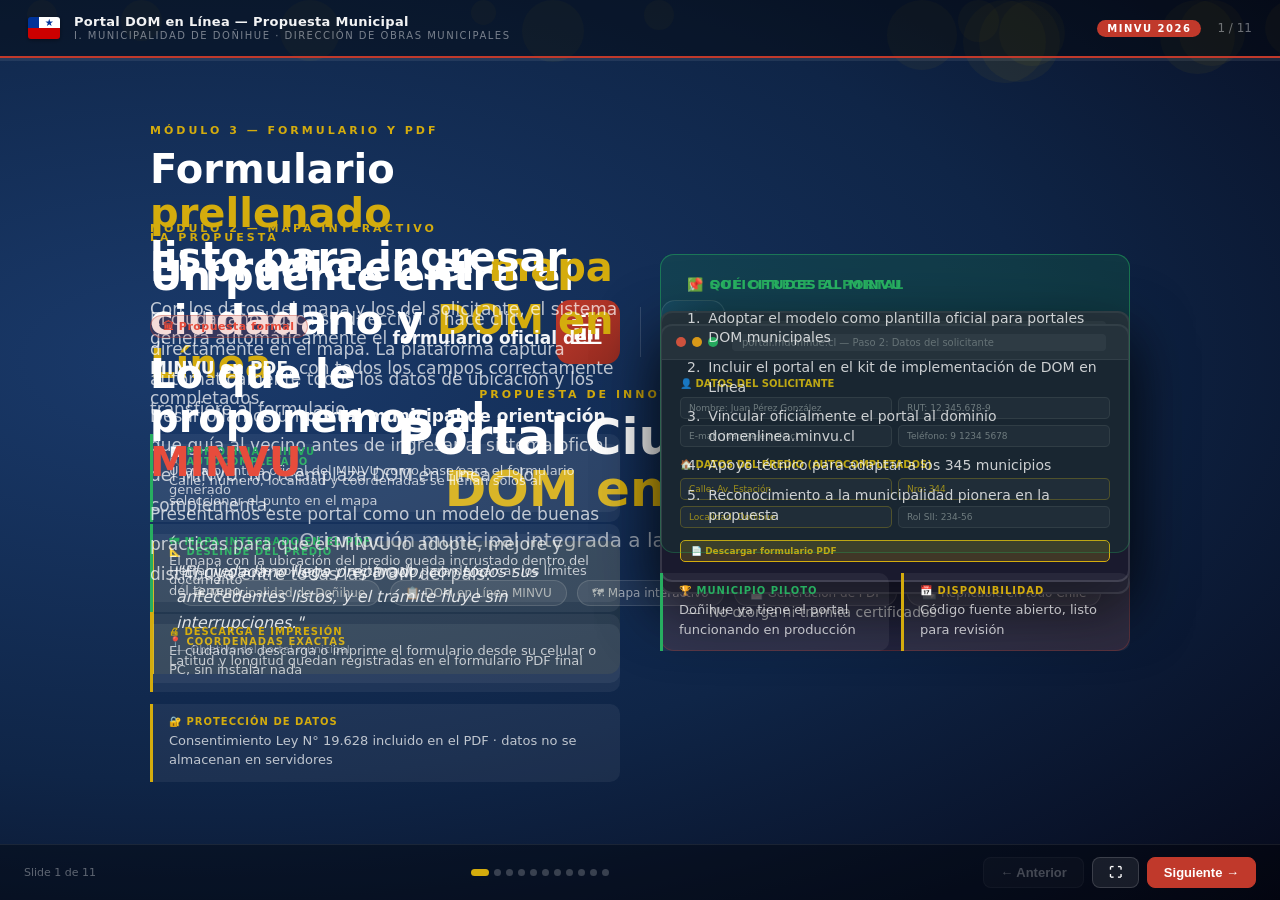
<file: presentacion_minvu.html>
<!DOCTYPE html>
<html lang="es">
<head>
  <meta charset="UTF-8">
  <meta name="viewport" content="width=device-width, initial-scale=1.0">
  <title>Presentación MINVU — Portal DOM en Línea Municipal</title>
  <style>
    * { margin:0; padding:0; box-sizing:border-box; }

    :root {
      --rojo:    #c0392b;
      --rojo2:   #922b21;
      --azul:    #1a3a6b;
      --azul2:   #0f2547;
      --dorado:  #d4ac0d;
      --blanco:  #ffffff;
      --gris:    #f4f6f9;
      --texto:   #1c2833;
      --verde:   #1e8449;
      --verde2:  #27ae60;
    }

    body {
      font-family: 'Segoe UI', system-ui, -apple-system, sans-serif;
      background: var(--azul2);
      color: var(--blanco);
      height: 100vh;
      overflow: hidden;
      display: flex;
      flex-direction: column;
      user-select: none;
    }

    /* ===== TOPBAR ===== */
    .topbar {
      display: flex;
      align-items: center;
      justify-content: space-between;
      padding: 0 28px;
      height: 58px;
      background: rgba(0,0,0,0.4);
      border-bottom: 2px solid var(--rojo);
      flex-shrink: 0;
    }

    .topbar-brand {
      display: flex;
      align-items: center;
      gap: 14px;
    }

    .flag-cl {
      width: 32px;
      height: 22px;
      border-radius: 3px;
      overflow: hidden;
      display: flex;
      flex-direction: column;
      box-shadow: 0 1px 4px rgba(0,0,0,0.4);
    }
    .flag-top { display:flex; flex:1; }
    .flag-blue { background:#003399; flex:1; }
    .flag-white-top { background:#fff; flex:2; position:relative; }
    .flag-red  { background:#cc0000; flex:1; width:100%; }
    .flag-star { position:absolute; top:50%; left:50%; transform:translate(-50%,-50%); color:#003399; font-size:10px; line-height:1; }

    .topbar-titles { line-height: 1.2; }
    .topbar-main { font-size: 13px; font-weight: 700; color: rgba(255,255,255,0.95); letter-spacing:0.3px; }
    .topbar-sub  { font-size: 10px; color: rgba(255,255,255,0.45); letter-spacing: 1.5px; text-transform:uppercase; }

    .topbar-right {
      display: flex;
      align-items: center;
      gap: 16px;
    }

    .badge-minvu {
      background: var(--rojo);
      color: white;
      font-size: 10px;
      font-weight: 700;
      letter-spacing: 1.5px;
      padding: 3px 10px;
      border-radius: 20px;
      text-transform: uppercase;
    }

    #slide-counter {
      font-size: 12px;
      color: rgba(255,255,255,0.4);
      font-variant-numeric: tabular-nums;
    }

    /* ===== PROGRESS ===== */
    .progress-wrap {
      height: 3px;
      background: rgba(255,255,255,0.08);
      flex-shrink: 0;
    }
    #progress-fill {
      height: 100%;
      background: linear-gradient(90deg, var(--rojo), var(--dorado));
      transition: width 0.4s ease;
    }

    /* ===== SLIDES ===== */
    .slides-container {
      flex: 1;
      position: relative;
      overflow: hidden;
    }

    .slide {
      position: absolute;
      inset: 0;
      display: none;
      align-items: center;
      justify-content: center;
      padding: 32px 60px;
      animation: fadeSlide 0.45s ease;
    }
    .slide.active { display: flex; }

    @keyframes fadeSlide {
      from { opacity: 0; transform: translateX(24px); }
      to   { opacity: 1; transform: translateX(0); }
    }

    /* ===== SLIDE LAYOUTS ===== */
    .slide-center {
      flex-direction: column;
      text-align: center;
    }

    .slide-split {
      display: grid;
      grid-template-columns: 1fr 1fr;
      gap: 40px;
      align-items: center;
      width: 100%;
      max-width: 1100px;
      margin: auto;
    }

    .slide-wide {
      flex-direction: column;
      width: 100%;
      max-width: 1050px;
      margin: auto;
    }

    /* ===== TIPOGRAFÍA ===== */
    .kicker {
      font-size: 11px;
      font-weight: 700;
      letter-spacing: 3px;
      text-transform: uppercase;
      color: var(--dorado);
      margin-bottom: 10px;
    }

    .slide-title {
      font-size: 40px;
      font-weight: 900;
      line-height: 1.1;
      margin-bottom: 16px;
    }
    .slide-title .hl { color: var(--dorado); }
    .slide-title .hl-red { color: #e74c3c; }

    .slide-body {
      font-size: 17px;
      color: rgba(255,255,255,0.72);
      line-height: 1.75;
      max-width: 680px;
    }

    .slide-body strong { color: rgba(255,255,255,0.95); }

    /* ===== CARDS ===== */
    .cards-row {
      display: flex;
      gap: 16px;
      flex-wrap: wrap;
      justify-content: center;
      margin-top: 28px;
    }

    .card {
      background: rgba(255,255,255,0.07);
      border: 1px solid rgba(255,255,255,0.12);
      border-radius: 14px;
      padding: 20px 22px;
      flex: 1;
      min-width: 160px;
      max-width: 220px;
      transition: transform 0.2s, background 0.2s;
    }
    .card:hover { transform: translateY(-3px); background: rgba(255,255,255,0.12); }

    .card-icon { font-size: 30px; margin-bottom: 10px; }
    .card-title { font-size: 14px; font-weight: 700; margin-bottom: 5px; }
    .card-desc  { font-size: 12px; color: rgba(255,255,255,0.55); line-height: 1.5; }

    /* ===== DETAIL GRID ===== */
    .detail-grid {
      display: grid;
      grid-template-columns: 1fr 1fr;
      gap: 12px;
      margin-top: 20px;
      width: 100%;
    }

    .detail-item {
      background: rgba(255,255,255,0.06);
      border-left: 3px solid var(--dorado);
      border-radius: 0 10px 10px 0;
      padding: 12px 16px;
    }
    .detail-item.red { border-color: #e74c3c; }
    .detail-item.green { border-color: var(--verde2); }

    .detail-label {
      font-size: 10px;
      font-weight: 700;
      letter-spacing: 1px;
      text-transform: uppercase;
      color: var(--dorado);
      margin-bottom: 4px;
    }
    .detail-item.red .detail-label   { color: #e74c3c; }
    .detail-item.green .detail-label { color: var(--verde2); }

    .detail-text {
      font-size: 13px;
      color: rgba(255,255,255,0.72);
      line-height: 1.5;
    }

    /* ===== FLOW ===== */
    .flow-row {
      display: flex;
      align-items: center;
      gap: 0;
      justify-content: center;
      margin-top: 24px;
      flex-wrap: wrap;
    }

    .flow-node {
      background: rgba(255,255,255,0.09);
      border: 1.5px solid rgba(255,255,255,0.18);
      border-radius: 10px;
      padding: 12px 16px;
      text-align: center;
      min-width: 100px;
    }
    .flow-node.highlight {
      background: rgba(212,172,13,0.15);
      border-color: var(--dorado);
    }
    .flow-node.minvu {
      background: rgba(192,57,43,0.2);
      border-color: #e74c3c;
    }

    .flow-num { font-size: 10px; color: var(--dorado); font-weight:700; letter-spacing:1px; margin-bottom:4px; }
    .flow-node.minvu .flow-num { color: #e74c3c; }
    .flow-label { font-size: 12px; font-weight: 600; line-height: 1.3; }

    .flow-arrow { font-size: 20px; color: rgba(255,255,255,0.3); margin: 0 6px; }

    /* ===== PROBLEMA BOX ===== */
    .problema-box {
      background: rgba(192,57,43,0.12);
      border: 1px solid rgba(192,57,43,0.3);
      border-radius: 14px;
      padding: 22px 26px;
    }

    .solucion-box {
      background: rgba(30,132,73,0.12);
      border: 1px solid rgba(39,174,96,0.3);
      border-radius: 14px;
      padding: 22px 26px;
    }

    .box-title {
      font-size: 13px;
      font-weight: 700;
      letter-spacing: 1px;
      text-transform: uppercase;
      margin-bottom: 12px;
    }
    .problema-box .box-title { color: #e74c3c; }
    .solucion-box .box-title { color: var(--verde2); }

    .box-list { list-style: none; }
    .box-list li {
      font-size: 14px;
      color: rgba(255,255,255,0.78);
      padding: 5px 0;
      display: flex;
      gap: 8px;
      line-height: 1.4;
    }
    .box-list li::before { content: attr(data-icon); flex-shrink:0; }

    /* ===== STAT CHIPS ===== */
    .stat-row {
      display: flex;
      gap: 16px;
      justify-content: center;
      margin-top: 24px;
      flex-wrap: wrap;
    }

    .stat-chip {
      background: rgba(255,255,255,0.08);
      border: 1px solid rgba(255,255,255,0.14);
      border-radius: 12px;
      padding: 16px 22px;
      text-align: center;
      min-width: 140px;
    }

    .stat-num  { font-size: 32px; font-weight: 900; color: var(--dorado); }
    .stat-label{ font-size: 12px; color: rgba(255,255,255,0.5); margin-top: 4px; }

    /* ===== SCREENSHOT MOCK ===== */
    .screen-mock {
      background: #1a1a2e;
      border: 2px solid rgba(255,255,255,0.12);
      border-radius: 12px;
      overflow: hidden;
      box-shadow: 0 20px 60px rgba(0,0,0,0.5);
    }

    .screen-bar {
      background: rgba(255,255,255,0.06);
      padding: 8px 14px;
      display: flex;
      align-items: center;
      gap: 6px;
      border-bottom: 1px solid rgba(255,255,255,0.07);
    }

    .screen-dot { width:10px;height:10px;border-radius:50%; }
    .screen-url {
      flex:1; background:rgba(255,255,255,0.05); border-radius:4px;
      padding: 3px 10px; font-size:10px; color:rgba(255,255,255,0.3);
      margin: 0 8px;
    }

    .screen-body { padding: 18px; }
    .screen-section { margin-bottom: 12px; }
    .screen-title { font-size: 10px; font-weight:700; color: var(--dorado); margin-bottom:6px; }
    .screen-row { display:flex; gap:6px; flex-wrap:wrap; }
    .screen-chip {
      background: rgba(255,255,255,0.06);
      border: 1px solid rgba(255,255,255,0.1);
      border-radius:6px; padding:4px 10px;
      font-size:10px; color:rgba(255,255,255,0.6);
    }
    .screen-chip.active { background:rgba(212,172,13,0.15); border-color:var(--dorado); color:var(--dorado); }
    .screen-map {
      background: linear-gradient(135deg, #1a3a1a 0%, #2d5a2d 50%, #1a3a1a 100%);
      border-radius:8px;
      height:80px;
      display:flex;
      align-items:center;
      justify-content:center;
      font-size:26px;
      position:relative;
    }
    .map-pin {
      position:absolute;
      font-size:20px;
      top:30%;
      left:52%;
      animation: bounce 1.5s infinite;
    }
    @keyframes bounce {
      0%,100% { transform: translateY(0); }
      50%      { transform: translateY(-5px); }
    }
    .screen-form { display:grid; grid-template-columns:1fr 1fr; gap:6px; margin-top:8px; }
    .screen-field {
      background:rgba(255,255,255,0.04);
      border:1px solid rgba(255,255,255,0.08);
      border-radius:5px; padding:5px 8px;
      font-size:9px; color:rgba(255,255,255,0.4);
    }
    .screen-btn {
      background: rgba(212,172,13,0.2);
      border: 1px solid var(--dorado);
      color: var(--dorado);
      border-radius: 5px;
      padding: 5px 10px;
      font-size: 9px;
      font-weight: 700;
      margin-top: 8px;
    }

    /* ===== BG ===== */
    .bg-layer {
      position: fixed;
      inset: 0;
      z-index: -1;
      background: radial-gradient(ellipse at 15% 40%, #1a3a6b 0%, #0f2547 55%, #06091a 100%);
    }

    /* Partículas */
    .bg-particles { position:fixed; inset:0; z-index:-1; overflow:hidden; pointer-events:none; }
    .prt {
      position:absolute; border-radius:50%;
      background:rgba(212,172,13,0.05);
      animation: pfloat linear infinite;
    }
    @keyframes pfloat {
      from { transform:translateY(100vh); opacity:0; }
      10%  { opacity:1; }
      90%  { opacity:0.4; }
      to   { transform:translateY(-20vh); opacity:0; }
    }

    /* ===== BOTTOMBAR ===== */
    .bottombar {
      display: flex;
      align-items: center;
      justify-content: space-between;
      padding: 0 24px;
      height: 56px;
      background: rgba(0,0,0,0.35);
      border-top: 1px solid rgba(255,255,255,0.08);
      flex-shrink: 0;
    }

    .dots {
      display: flex;
      gap: 5px;
      align-items: center;
    }
    .dot {
      width: 7px; height: 7px;
      border-radius: 50%;
      background: rgba(255,255,255,0.2);
      cursor: pointer;
      transition: all 0.2s;
    }
    .dot.active { background: var(--dorado); width: 18px; border-radius: 4px; }
    .dot:hover  { background: rgba(255,255,255,0.5); }

    .nav-group { display:flex; gap:8px; }

    .btn-n {
      background: rgba(255,255,255,0.08);
      border: 1px solid rgba(255,255,255,0.15);
      color: white;
      border-radius: 8px;
      padding: 7px 16px;
      font-size: 13px;
      font-weight: 600;
      cursor: pointer;
      transition: all 0.2s;
    }
    .btn-n:hover   { background: rgba(255,255,255,0.16); }
    .btn-n:disabled{ opacity:0.25; cursor:default; }
    .btn-n.primary { background: var(--rojo); border-color: var(--rojo); }
    .btn-n.primary:hover { background: #a93226; }

    .slide-info { font-size:11px; color:rgba(255,255,255,0.35); }

    /* Portada especial */
    .portada-logo-row {
      display: flex;
      align-items: center;
      gap: 20px;
      justify-content: center;
      margin-bottom: 24px;
    }

    .logo-badge {
      width: 64px; height: 64px;
      border-radius: 14px;
      display: flex;
      align-items: center;
      justify-content: center;
      font-size: 36px;
    }
    .logo-badge.gov { background: linear-gradient(135deg, #c0392b, #922b21); }
    .logo-badge.mun { background: linear-gradient(135deg, #1a3a6b, #0f2547); border: 1.5px solid rgba(255,255,255,0.15); }

    .logo-divider { width:1px; height:50px; background:rgba(255,255,255,0.15); }

    .portada-title { font-size: 50px; font-weight: 900; line-height: 1.05; margin-bottom: 12px; }
    .portada-sub   { font-size: 20px; font-weight: 400; color: rgba(255,255,255,0.6); margin-bottom: 28px; }

    .portada-tags {
      display: flex;
      gap: 10px;
      justify-content: center;
      flex-wrap: wrap;
    }
    .ptag {
      background: rgba(255,255,255,0.07);
      border: 1px solid rgba(255,255,255,0.14);
      border-radius: 20px;
      padding: 5px 14px;
      font-size: 12px;
      color: rgba(255,255,255,0.6);
    }

    /* Cita destacada */
    .quote-box {
      background: rgba(212,172,13,0.08);
      border-left: 4px solid var(--dorado);
      border-radius: 0 12px 12px 0;
      padding: 18px 22px;
      margin-top: 20px;
      max-width: 700px;
    }
    .quote-text { font-size: 16px; font-style: italic; color: rgba(255,255,255,0.85); line-height: 1.6; }
    .quote-src  { font-size: 11px; color: rgba(255,255,255,0.4); margin-top: 8px; }

    /* Escalabilidad */
    .escala-grid {
      display: grid;
      grid-template-columns: repeat(3, 1fr);
      gap: 12px;
      margin-top: 20px;
      width: 100%;
    }
    .escala-card {
      background: rgba(255,255,255,0.06);
      border: 1px solid rgba(255,255,255,0.1);
      border-radius: 12px;
      padding: 16px;
      text-align: center;
    }
    .escala-icon { font-size: 28px; margin-bottom: 8px; }
    .escala-title { font-size: 13px; font-weight: 700; margin-bottom: 5px; }
    .escala-desc  { font-size: 11px; color: rgba(255,255,255,0.5); line-height: 1.5; }

    /* Pill de sección */
    .section-pill {
      display: inline-flex;
      align-items: center;
      gap: 6px;
      background: rgba(192,57,43,0.18);
      border: 1px solid rgba(192,57,43,0.35);
      color: #e74c3c;
      border-radius: 20px;
      padding: 4px 12px;
      font-size: 11px;
      font-weight: 700;
      letter-spacing: 0.5px;
      margin-bottom: 14px;
    }
  </style>
</head>
<body>

<div class="bg-layer"></div>
<div class="bg-particles" id="particles"></div>

<!-- TOPBAR -->
<div class="topbar">
  <div class="topbar-brand">
    <div class="flag-cl">
      <div class="flag-top">
        <div class="flag-blue"></div>
        <div class="flag-white-top"><span class="flag-star">★</span></div>
      </div>
      <div class="flag-red"></div>
    </div>
    <div class="topbar-titles">
      <div class="topbar-main">Portal DOM en Línea — Propuesta Municipal</div>
      <div class="topbar-sub">I. Municipalidad de Doñihue · Dirección de Obras Municipales</div>
    </div>
  </div>
  <div class="topbar-right">
    <span class="badge-minvu">MINVU 2026</span>
    <span id="slide-counter">1 / 11</span>
  </div>
</div>

<div class="progress-wrap">
  <div id="progress-fill" style="width:0%"></div>
</div>

<!-- ===================== SLIDES ===================== -->
<div class="slides-container">

  <!-- 0 · PORTADA -->
  <div class="slide slide-center active" id="slide-0">
    <div class="portada-logo-row">
      <div class="logo-badge gov">🏛</div>
      <div class="logo-divider"></div>
      <div class="logo-badge mun">🏗</div>
    </div>
    <div class="kicker">Propuesta de innovación digital</div>
    <div class="portada-title">Portal Ciudadano<br><span style="color:var(--dorado)">DOM en Línea</span></div>
    <div class="portada-sub">Orientación municipal integrada a la plataforma nacional del MINVU</div>
    <div class="portada-tags">
      <span class="ptag">🏛 Municipalidad de Doñihue</span>
      <span class="ptag">📋 DOM en Línea MINVU</span>
      <span class="ptag">🗺 Mapa interactivo</span>
      <span class="ptag">📄 Generación de PDF</span>
      <span class="ptag">🔄 Replicable en todo Chile</span>
    </div>
  </div>

  <!-- 1 · CONTEXTO -->
  <div class="slide slide-center" id="slide-1">
    <div class="kicker">El escenario actual</div>
    <div class="slide-title">¿Cuál es el <span class="hl">desafío</span>?</div>
    <div class="slide-body">
      DOM en Línea es una plataforma nacional del MINVU que permite gestionar trámites
      de obras de forma digital. Sin embargo, los ciudadanos enfrentan barreras
      antes de llegar a ese portal.
    </div>
    <div class="cards-row" style="margin-top:28px;">
      <div class="card">
        <div class="card-icon">😕</div>
        <div class="card-title">Desconocimiento</div>
        <div class="card-desc">Los vecinos no saben qué documentos necesitan antes de ingresar</div>
      </div>
      <div class="card">
        <div class="card-icon">🚶</div>
        <div class="card-title">Visitas presenciales</div>
        <div class="card-desc">Deben venir a la municipalidad solo para consultar requisitos</div>
      </div>
      <div class="card">
        <div class="card-icon">❌</div>
        <div class="card-title">Solicitudes incompletas</div>
        <div class="card-desc">Ingresan sin datos del predio, sin rol SII, sin coordenadas</div>
      </div>
      <div class="card">
        <div class="card-icon">⏳</div>
        <div class="card-title">Demoras evitables</div>
        <div class="card-desc">Procesos que se alargan por antecedentes faltantes o incorrectos</div>
      </div>
    </div>
  </div>

  <!-- 2 · LA IDEA -->
  <div class="slide slide-split" id="slide-2">
    <div>
      <div class="kicker">La propuesta</div>
      <div class="slide-title">Un puente entre el<br>ciudadano y <span class="hl">DOM en Línea</span></div>
      <div class="slide-body">
        Desarrollamos un <strong>portal municipal de orientación</strong> que guía al vecino
        antes de ingresar al sistema oficial del MINVU. No reemplaza DOM en Línea —
        lo complementa.
      </div>
      <div class="quote-box">
        <div class="quote-text">
          "El ciudadano llega preparado, con todos sus antecedentes listos,
          y el trámite fluye sin interrupciones."
        </div>
        <div class="quote-src">— Objetivo del portal municipal</div>
      </div>
    </div>
    <div>
      <div class="solucion-box" style="margin-bottom:14px;">
        <div class="box-title">✅ Qué ofrece el portal</div>
        <ul class="box-list">
          <li data-icon="📋">Listado de certificados con requisitos detallados</li>
          <li data-icon="🗺">Mapa interactivo para ubicar el predio</li>
          <li data-icon="📐">Deslinde del terreno con polígono</li>
          <li data-icon="📄">Generación de formulario PDF prellenado</li>
          <li data-icon="🎓">Guías, preguntas frecuentes y documentos de apoyo</li>
        </ul>
      </div>
      <div class="problema-box">
        <div class="box-title">🚫 Qué NO hace</div>
        <ul class="box-list">
          <li data-icon="—">No reemplaza DOM en Línea del MINVU</li>
          <li data-icon="—">No almacena datos personales en servidores propios</li>
          <li data-icon="—">No otorga ni tramita certificados</li>
        </ul>
      </div>
    </div>
  </div>

  <!-- 3 · FLUJO CIUDADANO -->
  <div class="slide slide-center" id="slide-3">
    <div class="kicker">Experiencia del usuario</div>
    <div class="slide-title">El recorrido del <span class="hl">ciudadano</span></div>
    <div class="slide-body">
      Un proceso claro, paso a paso, que termina con el ciudadano listo para
      ingresar su solicitud en la plataforma oficial del MINVU.
    </div>
    <div class="flow-row">
      <div class="flow-node">
        <div class="flow-num">PASO 1</div>
        <div class="flow-label">Entra al<br>portal municipal</div>
      </div>
      <div class="flow-arrow">→</div>
      <div class="flow-node highlight">
        <div class="flow-num">PASO 2</div>
        <div class="flow-label">Identifica el<br>certificado que necesita</div>
      </div>
      <div class="flow-arrow">→</div>
      <div class="flow-node highlight">
        <div class="flow-num">PASO 3</div>
        <div class="flow-label">Ubica su predio<br>en el mapa</div>
      </div>
      <div class="flow-arrow">→</div>
      <div class="flow-node highlight">
        <div class="flow-num">PASO 4</div>
        <div class="flow-label">Completa datos<br>y descarga PDF</div>
      </div>
      <div class="flow-arrow">→</div>
      <div class="flow-node minvu">
        <div class="flow-num">PASO 5</div>
        <div class="flow-label">Ingresa en<br>DOM en Línea ✓</div>
      </div>
    </div>
    <div class="stat-row">
      <div class="stat-chip">
        <div class="stat-num">5</div>
        <div class="stat-label">Pasos claros</div>
      </div>
      <div class="stat-chip">
        <div class="stat-num">0</div>
        <div class="stat-label">Datos almacenados</div>
      </div>
      <div class="stat-chip">
        <div class="stat-num">100%</div>
        <div class="stat-label">Online, sin filas</div>
      </div>
    </div>
  </div>

  <!-- 4 · CERTIFICADOS -->
  <div class="slide slide-center" id="slide-4">
    <div class="kicker">Módulo 1 — Orientación</div>
    <div class="slide-title">Certificados y <span class="hl">requisitos</span></div>
    <div class="slide-body">
      Cada certificado tiene su ficha expandible con documentos requeridos,
      plazo de respuesta y formulario descargable.
    </div>
    <div class="cards-row">
      <div class="card">
        <div class="card-icon">🔢</div>
        <div class="card-title">Certificado de Número</div>
        <div class="card-desc">Acredita el número municipal asignado a una propiedad · 7 días hábiles</div>
      </div>
      <div class="card">
        <div class="card-icon">📊</div>
        <div class="card-title">Informaciones Previas</div>
        <div class="card-desc">Información urbanística aplicable al predio · 7 días hábiles</div>
      </div>
      <div class="card">
        <div class="card-icon">🏛</div>
        <div class="card-title">Afectación Utilidad Pública</div>
        <div class="card-desc">Certifica si hay afectación según planificación vigente · 7 días hábiles</div>
      </div>
      <div class="card">
        <div class="card-icon">🏘</div>
        <div class="card-title">Vivienda Social</div>
        <div class="card-desc">Acredita antecedentes para fines de vivienda social · 7 días hábiles</div>
      </div>
      <div class="card">
        <div class="card-icon">🗂</div>
        <div class="card-title">Zonificación</div>
        <div class="card-desc">Informa la zonificación aplicable al predio · 7 días hábiles</div>
      </div>
    </div>
  </div>

  <!-- 5 · MAPA INTERACTIVO -->
  <div class="slide slide-split" id="slide-5">
    <div>
      <div class="kicker">Módulo 2 — Mapa interactivo</div>
      <div class="slide-title">El predio en el <span class="hl">mapa</span></div>
      <div class="slide-body">
        El ciudadano busca su dirección o hace clic directamente en el mapa.
        La plataforma captura automáticamente todos los datos de ubicación
        y los transfiere al formulario.
      </div>
      <div class="detail-grid" style="grid-template-columns:1fr;">
        <div class="detail-item green">
          <div class="detail-label">🔍 Autocompletado</div>
          <div class="detail-text">Calle, número, localidad y coordenadas se llenan solos al seleccionar el punto en el mapa</div>
        </div>
        <div class="detail-item green">
          <div class="detail-label">📐 Deslinde del predio</div>
          <div class="detail-text">Herramienta de polígono y rectángulo para demarcar los límites del terreno</div>
        </div>
        <div class="detail-item">
          <div class="detail-label">📍 Coordenadas exactas</div>
          <div class="detail-text">Latitud y longitud quedan registradas en el formulario PDF final</div>
        </div>
      </div>
    </div>
    <div class="screen-mock">
      <div class="screen-bar">
        <div class="screen-dot" style="background:#e74c3c"></div>
        <div class="screen-dot" style="background:#f39c12"></div>
        <div class="screen-dot" style="background:#27ae60"></div>
        <div class="screen-url">portal.mdonihue.cl — Paso 1: Seleccionar ubicación</div>
      </div>
      <div class="screen-body">
        <div class="screen-section">
          <div class="screen-title">🗺 MAPA DEL PREDIO</div>
          <div class="screen-map">
            🌿
            <div class="map-pin">📍</div>
          </div>
        </div>
        <div class="screen-section">
          <div class="screen-title">📍 COORDENADAS CAPTURADAS</div>
          <div class="screen-row">
            <div class="screen-chip active">Lat: -34.2334</div>
            <div class="screen-chip active">Lng: -70.9671</div>
            <div class="screen-chip active">✅ Ubicación confirmada</div>
          </div>
        </div>
        <div class="screen-section">
          <div class="screen-title">⬡ DESLINDES DEL PREDIO</div>
          <div class="screen-row">
            <div class="screen-chip">Polígono</div>
            <div class="screen-chip">Rectángulo</div>
            <div class="screen-chip active">Área: 450 m²</div>
          </div>
        </div>
      </div>
    </div>
  </div>

  <!-- 6 · FORMULARIO Y PDF -->
  <div class="slide slide-split" id="slide-6">
    <div>
      <div class="kicker">Módulo 3 — Formulario y PDF</div>
      <div class="slide-title">Formulario <span class="hl">prellenado</span><br>listo para ingresar</div>
      <div class="slide-body">
        Con los datos del mapa y los del solicitante, el sistema genera
        automáticamente el <strong>formulario oficial del MINVU en PDF</strong>,
        con todos los campos correctamente completados.
      </div>
      <div class="detail-grid" style="grid-template-columns:1fr;">
        <div class="detail-item green">
          <div class="detail-label">📄 PDF oficial MINVU</div>
          <div class="detail-text">Usa la plantilla oficial del MINVU como base para el formulario generado</div>
        </div>
        <div class="detail-item green">
          <div class="detail-label">🗺 Mapa integrado en el PDF</div>
          <div class="detail-text">El mapa con la ubicación del predio queda incrustado dentro del documento</div>
        </div>
        <div class="detail-item">
          <div class="detail-label">🖨 Descarga e impresión</div>
          <div class="detail-text">El ciudadano descarga o imprime el formulario desde su celular o PC, sin instalar nada</div>
        </div>
        <div class="detail-item">
          <div class="detail-label">🔐 Protección de datos</div>
          <div class="detail-text">Consentimiento Ley N° 19.628 incluido en el PDF · datos no se almacenan en servidores</div>
        </div>
      </div>
    </div>
    <div class="screen-mock">
      <div class="screen-bar">
        <div class="screen-dot" style="background:#e74c3c"></div>
        <div class="screen-dot" style="background:#f39c12"></div>
        <div class="screen-dot" style="background:#27ae60"></div>
        <div class="screen-url">portal.mdonihue.cl — Paso 2: Datos del solicitante</div>
      </div>
      <div class="screen-body">
        <div class="screen-section">
          <div class="screen-title">👤 DATOS DEL SOLICITANTE</div>
          <div class="screen-form">
            <div class="screen-field">Nombre: Juan Pérez González</div>
            <div class="screen-field">RUT: 12.345.678-9</div>
            <div class="screen-field">E-mail: juan@ejemplo.cl</div>
            <div class="screen-field">Teléfono: 9 1234 5678</div>
          </div>
        </div>
        <div class="screen-section">
          <div class="screen-title">🏠 DATOS DEL PREDIO (AUTOCOMPLETADOS)</div>
          <div class="screen-form">
            <div class="screen-field" style="border-color:rgba(212,172,13,0.3);color:rgba(212,172,13,0.8)">Calle: Av. Estación</div>
            <div class="screen-field" style="border-color:rgba(212,172,13,0.3);color:rgba(212,172,13,0.8)">Nro: 344</div>
            <div class="screen-field" style="border-color:rgba(212,172,13,0.3);color:rgba(212,172,13,0.8)">Localidad: Doñihue</div>
            <div class="screen-field">Rol SII: 234-56</div>
          </div>
        </div>
        <div class="screen-btn">📄 Descargar formulario PDF</div>
      </div>
    </div>
  </div>

  <!-- 7 · TECNOLOGÍA -->
  <div class="slide slide-center" id="slide-7">
    <div class="kicker">Arquitectura técnica</div>
    <div class="slide-title">Tecnología <span class="hl">simple y robusta</span></div>
    <div class="slide-body">
      El portal funciona como un sitio web estático. No requiere servidor propio,
      base de datos ni infraestructura especial. Solo un hosting básico o
      incluso GitHub Pages.
    </div>
    <div class="cards-row">
      <div class="card">
        <div class="card-icon">🌐</div>
        <div class="card-title">HTML + CSS + JS</div>
        <div class="card-desc">Sin frameworks complejos. Funciona en cualquier navegador, incluso móvil</div>
      </div>
      <div class="card">
        <div class="card-icon">🗺</div>
        <div class="card-title">Leaflet.js</div>
        <div class="card-desc">Mapa interactivo open source con OpenStreetMap. Sin costos de API</div>
      </div>
      <div class="card">
        <div class="card-icon">📄</div>
        <div class="card-title">PDF-lib</div>
        <div class="card-desc">Generación del PDF oficial directamente en el navegador del usuario</div>
      </div>
      <div class="card">
        <div class="card-icon">⚙️</div>
        <div class="card-title">JSON configurable</div>
        <div class="card-desc">Un solo archivo de configuración para adaptar el portal a cualquier municipio</div>
      </div>
    </div>
    <div class="quote-box">
      <div class="quote-text">
        Costo de infraestructura: <strong style="color:var(--dorado)">$0</strong> —
        puede alojarse en GitHub Pages, Cloudflare Pages o cualquier hosting básico municipal.
      </div>
    </div>
  </div>

  <!-- 8 · ESCALABILIDAD -->
  <div class="slide slide-wide" id="slide-8">
    <div class="kicker">Impacto potencial</div>
    <div class="slide-title" style="font-size:34px;">Replicable en <span class="hl">todos los municipios</span> del país</div>
    <div class="slide-body" style="max-width:100%;">
      El diseño modular del portal permite adaptarlo a cualquier municipio de Chile
      con solo modificar un archivo JSON. Sin tocar código.
    </div>
    <div class="escala-grid">
      <div class="escala-card">
        <div class="escala-icon">🏙</div>
        <div class="escala-title">Configuración por municipio</div>
        <div class="escala-desc">Nombre, logo, dirección, mapa centrado en la comuna, certificados propios y plazos locales</div>
      </div>
      <div class="escala-card">
        <div class="escala-icon">📋</div>
        <div class="escala-title">Certificados personalizables</div>
        <div class="escala-desc">Cada municipio define qué certificados ofrece, sus requisitos y formularios</div>
      </div>
      <div class="escala-card">
        <div class="escala-icon">🇨🇱</div>
        <div class="escala-title">345 municipios</div>
        <div class="escala-desc">Potencial de despliegue en todos los municipios del país con mínima adaptación</div>
      </div>
      <div class="escala-card">
        <div class="escala-icon">🔗</div>
        <div class="escala-title">Siempre apunta al MINVU</div>
        <div class="escala-desc">El botón de acción principal siempre dirige a domenlinea.minvu.cl</div>
      </div>
      <div class="escala-card">
        <div class="escala-icon">♿</div>
        <div class="escala-title">Accesible</div>
        <div class="escala-desc">Funciona en celulares, tablets y PC. Sin instalación ni registro</div>
      </div>
      <div class="escala-card">
        <div class="escala-icon">🔄</div>
        <div class="escala-title">Actualización centralizada</div>
        <div class="escala-desc">Cualquier mejora al código beneficia a todos los municipios que lo usan</div>
      </div>
    </div>
  </div>

  <!-- 9 · PROPUESTA AL MINVU -->
  <div class="slide slide-split" id="slide-9">
    <div>
      <div class="section-pill">🏛 Propuesta formal</div>
      <div class="slide-title">Lo que le<br>proponemos al <span class="hl-red">MINVU</span></div>
      <div class="slide-body">
        Presentamos este portal como un modelo de buenas prácticas
        para que el MINVU lo adopte, mejore y distribuya entre
        todas las DOM del país.
      </div>
    </div>
    <div>
      <div class="solucion-box" style="margin-bottom:14px;">
        <div class="box-title">📌 Solicitudes al MINVU</div>
        <ul class="box-list">
          <li data-icon="1.">Adoptar el modelo como plantilla oficial para portales DOM municipales</li>
          <li data-icon="2.">Incluir el portal en el kit de implementación de DOM en Línea</li>
          <li data-icon="3.">Vincular oficialmente el portal al dominio domenlinea.minvu.cl</li>
          <li data-icon="4.">Apoyo técnico para adaptar a los 345 municipios</li>
          <li data-icon="5.">Reconocimiento a la municipalidad pionera en la propuesta</li>
        </ul>
      </div>
      <div class="detail-grid" style="grid-template-columns:1fr 1fr;">
        <div class="detail-item green">
          <div class="detail-label">🏆 Municipio piloto</div>
          <div class="detail-text">Doñihue ya tiene el portal funcionando en producción</div>
        </div>
        <div class="detail-item">
          <div class="detail-label">📅 Disponibilidad</div>
          <div class="detail-text">Código fuente abierto, listo para revisión</div>
        </div>
      </div>
    </div>
  </div>

  <!-- 10 · CIERRE -->
  <div class="slide slide-center" id="slide-10">
    <div class="portada-logo-row">
      <div class="logo-badge gov">🏛</div>
      <div class="logo-divider"></div>
      <div class="logo-badge mun">🏗</div>
    </div>
    <div class="kicker">Conclusión</div>
    <div class="portada-title" style="font-size:42px;">Un pequeño municipio,<br>una <span style="color:var(--dorado)">gran idea</span></div>
    <div class="portada-sub" style="font-size:17px;max-width:640px;margin:0 auto 24px;">
      La Municipalidad de Doñihue desarrolló esta solución con recursos propios,
      orientada a mejorar la experiencia ciudadana y fortalecer el uso de
      DOM en Línea en todo Chile.
    </div>
    <div class="stat-row">
      <div class="stat-chip">
        <div class="stat-num">0</div>
        <div class="stat-label">Costo de hosting</div>
      </div>
      <div class="stat-chip">
        <div class="stat-num">345</div>
        <div class="stat-label">Municipios potenciales</div>
      </div>
      <div class="stat-chip">
        <div class="stat-num">100%</div>
        <div class="stat-label">Alineado con MINVU</div>
      </div>
    </div>
    <div style="margin-top:28px;font-size:13px;color:rgba(255,255,255,0.3);">
      Dirección de Obras Municipales · I. Municipalidad de Doñihue · dom@mdonihue.cl · 72-2959202
    </div>
  </div>

</div><!-- /slides -->

<!-- BOTTOMBAR -->
<div class="bottombar">
  <div class="slide-info" id="slide-info">Slide 1 de 11</div>
  <div class="dots" id="dots"></div>
  <div class="nav-group">
    <button class="btn-n" id="btn-prev" onclick="prev()" disabled>← Anterior</button>
    <button class="btn-n" id="btn-full" onclick="toggleFull()" title="Pantalla completa">⛶</button>
    <button class="btn-n primary" id="btn-next" onclick="next()">Siguiente →</button>
  </div>
</div>

<script>
  const TOTAL = 11;
  let cur = 0;

  // Partículas
  const pc = document.getElementById('particles');
  for (let i = 0; i < 14; i++) {
    const p = document.createElement('div');
    p.classList.add('prt');
    const s = Math.random() * 70 + 20;
    p.style.cssText = `width:${s}px;height:${s}px;left:${Math.random()*100}%;
      animation-duration:${Math.random()*18+14}s;animation-delay:${Math.random()*-18}s;`;
    pc.appendChild(p);
  }

  // Dots
  function buildDots() {
    const el = document.getElementById('dots');
    el.innerHTML = '';
    for (let i = 0; i < TOTAL; i++) {
      const d = document.createElement('div');
      d.classList.add('dot');
      if (i === cur) d.classList.add('active');
      d.onclick = () => go(i);
      el.appendChild(d);
    }
  }

  function go(n) {
    document.getElementById(`slide-${cur}`).classList.remove('active');
    cur = Math.max(0, Math.min(n, TOTAL - 1));
    document.getElementById(`slide-${cur}`).classList.add('active');
    update();
  }

  function next() { if (cur < TOTAL-1) go(cur+1); }
  function prev() { if (cur > 0)       go(cur-1); }

  function update() {
    document.getElementById('btn-prev').disabled = cur === 0;
    document.getElementById('btn-next').disabled = cur === TOTAL-1;
    document.getElementById('slide-info').textContent = `Slide ${cur+1} de ${TOTAL}`;
    document.getElementById('slide-counter').textContent = `${cur+1} / ${TOTAL}`;
    document.getElementById('progress-fill').style.width = (cur/(TOTAL-1)*100) + '%';
    buildDots();
  }

  function toggleFull() {
    if (!document.fullscreenElement) document.documentElement.requestFullscreen();
    else document.exitFullscreen();
  }

  document.addEventListener('keydown', e => {
    if (e.key === 'ArrowRight' || e.key === ' ') { e.preventDefault(); next(); }
    if (e.key === 'ArrowLeft')  { e.preventDefault(); prev(); }
    if (e.key === 'f' || e.key === 'F') toggleFull();
  });

  buildDots();
  update();
</script>
</body>
</html>
</file>
